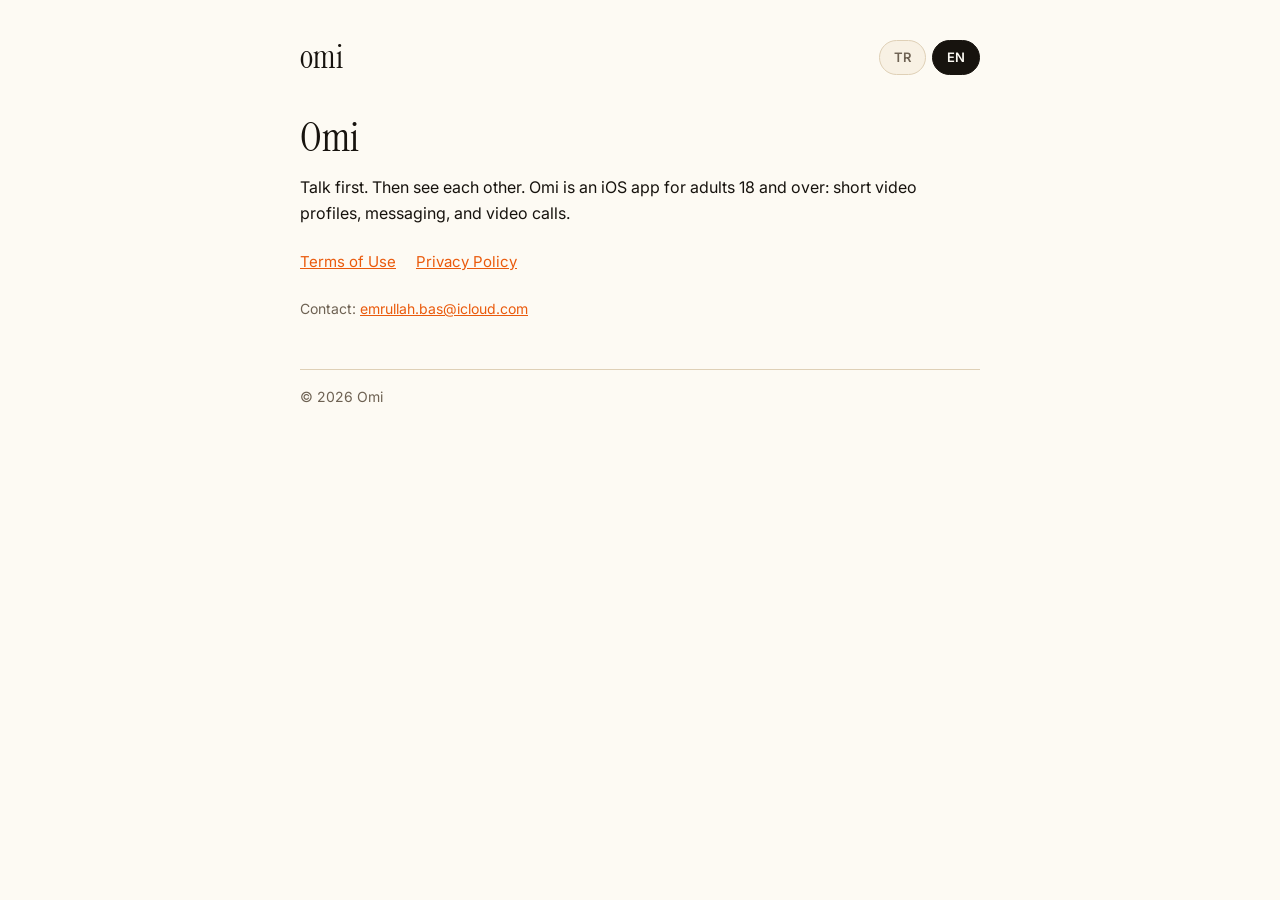
<file: index.html>
<!doctype html><html lang="en"><head><meta charset="utf-8"><meta name="viewport" content="width=device-width, initial-scale=1"><link rel="preconnect" href="https://fonts.googleapis.com"><link href="https://fonts.googleapis.com/css2?family=Instrument+Serif&family=Inter:wght@400;600&display=swap" rel="stylesheet"><link rel="stylesheet" href="style.css"><script src="lang.js"></script><title>Omi</title></head><body><main><header><a class="wordmark" href="index.html">omi</a><div class="lang"><button data-set="tr">TR</button><button data-set="en">EN</button></div></header>
<section data-lang="tr"><h1>Omi</h1><p>Önce konuş. Sonra görüş. Omi, 18 yaş ve üzeri yetişkinler için kısa video profilleriyle tanışıp mesajlaşabileceğiniz ve görüntülü görüşebileceğiniz bir iOS uygulamasıdır.</p>
<nav class="links"><a href="terms.html">Kullanım Şartları</a><a href="privacy.html">Gizlilik Politikası</a></nav>
<p class="muted">İletişim: <a href="mailto:emrullah.bas@icloud.com">emrullah.bas@icloud.com</a></p></section>
<section data-lang="en"><h1>Omi</h1><p>Talk first. Then see each other. Omi is an iOS app for adults 18 and over: short video profiles, messaging, and video calls.</p>
<nav class="links"><a href="terms.html">Terms of Use</a><a href="privacy.html">Privacy Policy</a></nav>
<p class="muted">Contact: <a href="mailto:emrullah.bas@icloud.com">emrullah.bas@icloud.com</a></p></section>
<footer>© 2026 Omi</footer></main></body></html>
</file>
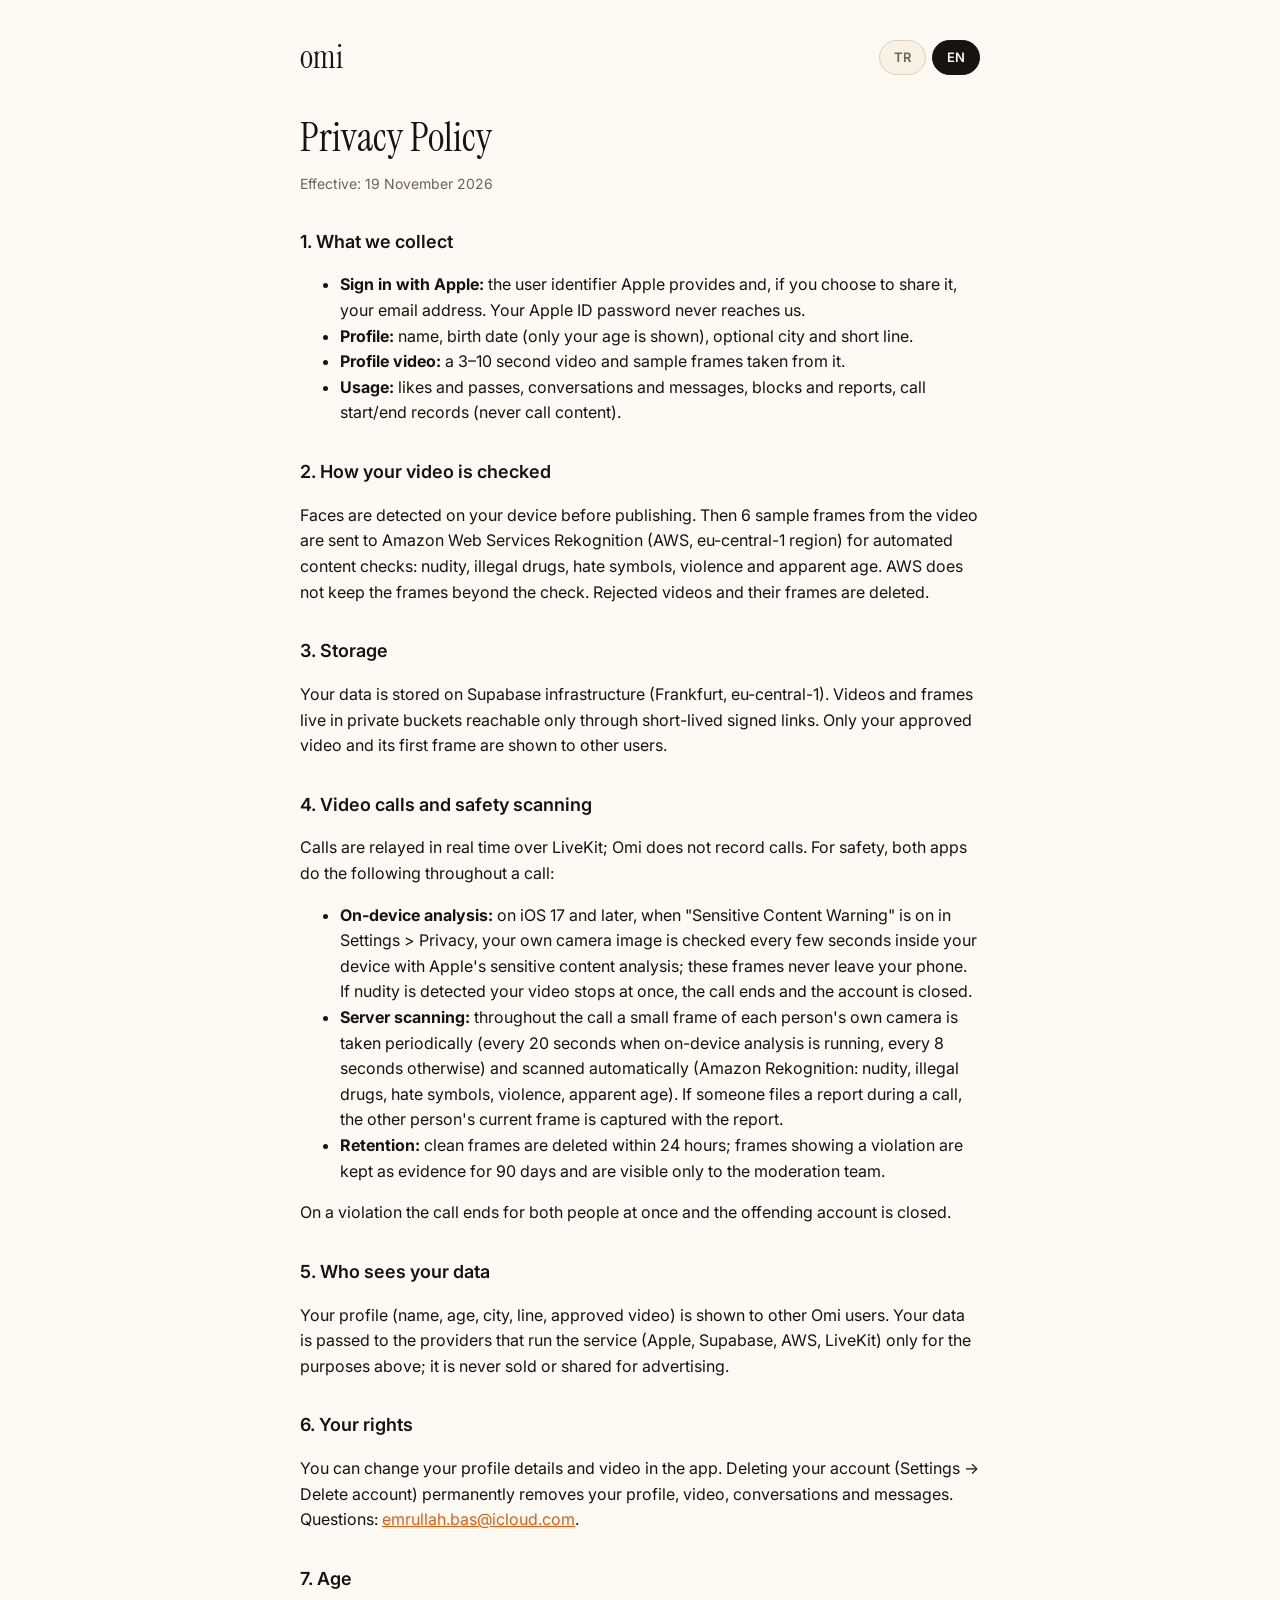
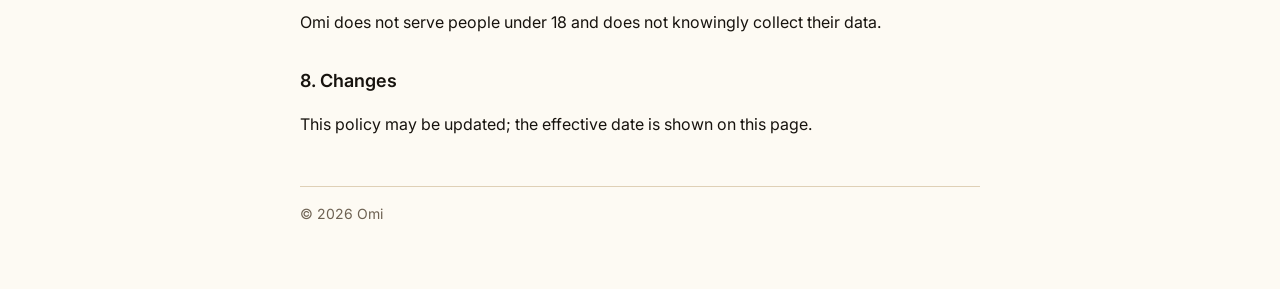
<file: privacy.html>
<!doctype html><html lang="en"><head><meta charset="utf-8"><meta name="viewport" content="width=device-width, initial-scale=1"><link rel="preconnect" href="https://fonts.googleapis.com"><link href="https://fonts.googleapis.com/css2?family=Instrument+Serif&family=Inter:wght@400;600&display=swap" rel="stylesheet"><link rel="stylesheet" href="style.css"><script src="lang.js"></script><title>Omi — Privacy Policy</title></head><body><main><header><a class="wordmark" href="index.html">omi</a><div class="lang"><button data-set="tr">TR</button><button data-set="en">EN</button></div></header>
<section data-lang="tr"><h1>Gizlilik Politikası</h1><p class="muted">Yürürlük tarihi: 19 Kasım 2026</p>
<h2>1. Topladığımız veriler</h2><ul><li><strong>Apple ile Giriş:</strong> Apple'ın ilettiği kullanıcı kimliği ve (paylaşmayı seçerseniz) e-posta adresi. Apple Kimliğinizin parolası bize ulaşmaz.</li><li><strong>Profil:</strong> ad, doğum tarihi (yalnızca yaşınız gösterilir), isteğe bağlı şehir ve tanıtım satırı.</li><li><strong>Profil videosu:</strong> 3–10 saniyelik video ve ondan alınan örnek kareler.</li><li><strong>Kullanım:</strong> beğeniler, geçişler, konuşmalar ve mesajlar, engelleme ve bildirimler, görüşme başlangıç/bitiş kayıtları (görüşme içeriği değil).</li></ul>
<h2>2. Videonuzun kontrolü</h2><p>Videonuz yayınlanmadan önce cihazınızda yüz tespiti yapılır. Ardından videodan alınan 6 örnek kare, otomatik içerik kontrolü için Amazon Web Services Rekognition'a (AWS, eu-central-1 bölgesi) gönderilir; çıplaklık, yasaklı madde, nefret sembolü, şiddet ve görünür yaş değerlendirilir. AWS bu kareleri kontrol dışında saklamaz. Reddedilen videolar ve kareleri silinir.</p>
<h2>3. Saklama</h2><p>Verileriniz Supabase altyapısında (Frankfurt, eu-central-1) saklanır. Videolar ve kareler erişimi süreli imzalı bağlantılarla sınırlı özel depolama alanlarında tutulur. Yalnızca onaylanmış videonuz ve ilk karesi diğer kullanıcılara gösterilir.</p>
<h2>4. Görüntülü görüşme ve güvenlik taraması</h2><p>Görüntülü görüşmeler LiveKit üzerinden gerçek zamanlı iletilir; Omi görüşmeleri kaydetmez. Güvenlik için görüşme boyunca iki uygulama da şunları yapar:</p><ul><li><strong>Cihaz içi analiz:</strong> iOS 17 ve üzeri cihazlarda, Ayarlar &gt; Gizlilik'teki "Hassas İçerik Uyarısı" açıksa, kendi kamera görüntün birkaç saniyede bir cihazının içinde Apple'ın hassas içerik analiziyle kontrol edilir; bu kareler cihazından çıkmaz. Çıplaklık tespit edilirse yayın anında durur, görüşme biter ve hesap kapatılır.</li><li><strong>Sunucu taraması:</strong> görüşme boyunca her iki taraftan periyodik olarak (cihaz içi analiz çalışıyorsa 20 saniyede bir, çalışmıyorsa 8 saniyede bir) kendi kamerasının küçük bir karesi alınır ve otomatik olarak taranır (Amazon Rekognition: çıplaklık, yasaklı madde, nefret sembolü, şiddet, görünür yaş). Bir kullanıcı görüşme sırasında bildirimde bulunursa karşı tarafın o anki karesi de bildirimle birlikte alınır.</li><li><strong>Saklama:</strong> temiz kareler 24 saat içinde silinir; bir ihlal tespit edilen kareler kanıt olarak 90 gün saklanır ve yalnızca moderasyon ekibi görebilir.</li></ul><p>İhlalde görüşme her iki taraf için anında sonlandırılır ve ihlal eden hesap kapatılır.</p>
<h2>5. Kimlerle paylaşılır</h2><p>Profiliniz (ad, yaş, şehir, tanıtım, onaylı video) diğer Omi kullanıcılarına gösterilir. Verileriniz hizmeti işleten altyapı sağlayıcılarına (Apple, Supabase, AWS, LiveKit) yalnızca yukarıdaki amaçlarla aktarılır; reklam amacıyla satılmaz veya paylaşılmaz.</p>
<h2>6. Haklarınız</h2><p>Profil bilgilerinizi ve videonuzu uygulama içinden değiştirebilirsiniz. Hesabınızı Ayarlar → Hesabı sil ile sildiğinizde profiliniz, videonuz, konuşmalarınız ve mesajlarınız kalıcı olarak silinir. Sorularınız için <a href="mailto:emrullah.bas@icloud.com">emrullah.bas@icloud.com</a>.</p>
<h2>7. Yaş</h2><p>Omi 18 yaş altı kişilere hizmet vermez ve bilerek onlardan veri toplamaz.</p>
<h2>8. Değişiklikler</h2><p>Bu politika güncellenebilir; yürürlük tarihi bu sayfada belirtilir.</p></section>
<section data-lang="en"><h1>Privacy Policy</h1><p class="muted">Effective: 19 November 2026</p>
<h2>1. What we collect</h2><ul><li><strong>Sign in with Apple:</strong> the user identifier Apple provides and, if you choose to share it, your email address. Your Apple ID password never reaches us.</li><li><strong>Profile:</strong> name, birth date (only your age is shown), optional city and short line.</li><li><strong>Profile video:</strong> a 3–10 second video and sample frames taken from it.</li><li><strong>Usage:</strong> likes and passes, conversations and messages, blocks and reports, call start/end records (never call content).</li></ul>
<h2>2. How your video is checked</h2><p>Faces are detected on your device before publishing. Then 6 sample frames from the video are sent to Amazon Web Services Rekognition (AWS, eu-central-1 region) for automated content checks: nudity, illegal drugs, hate symbols, violence and apparent age. AWS does not keep the frames beyond the check. Rejected videos and their frames are deleted.</p>
<h2>3. Storage</h2><p>Your data is stored on Supabase infrastructure (Frankfurt, eu-central-1). Videos and frames live in private buckets reachable only through short-lived signed links. Only your approved video and its first frame are shown to other users.</p>
<h2>4. Video calls and safety scanning</h2><p>Calls are relayed in real time over LiveKit; Omi does not record calls. For safety, both apps do the following throughout a call:</p><ul><li><strong>On-device analysis:</strong> on iOS 17 and later, when "Sensitive Content Warning" is on in Settings &gt; Privacy, your own camera image is checked every few seconds inside your device with Apple's sensitive content analysis; these frames never leave your phone. If nudity is detected your video stops at once, the call ends and the account is closed.</li><li><strong>Server scanning:</strong> throughout the call a small frame of each person's own camera is taken periodically (every 20 seconds when on-device analysis is running, every 8 seconds otherwise) and scanned automatically (Amazon Rekognition: nudity, illegal drugs, hate symbols, violence, apparent age). If someone files a report during a call, the other person's current frame is captured with the report.</li><li><strong>Retention:</strong> clean frames are deleted within 24 hours; frames showing a violation are kept as evidence for 90 days and are visible only to the moderation team.</li></ul><p>On a violation the call ends for both people at once and the offending account is closed.</p>
<h2>5. Who sees your data</h2><p>Your profile (name, age, city, line, approved video) is shown to other Omi users. Your data is passed to the providers that run the service (Apple, Supabase, AWS, LiveKit) only for the purposes above; it is never sold or shared for advertising.</p>
<h2>6. Your rights</h2><p>You can change your profile details and video in the app. Deleting your account (Settings → Delete account) permanently removes your profile, video, conversations and messages. Questions: <a href="mailto:emrullah.bas@icloud.com">emrullah.bas@icloud.com</a>.</p>
<h2>7. Age</h2><p>Omi does not serve people under 18 and does not knowingly collect their data.</p>
<h2>8. Changes</h2><p>This policy may be updated; the effective date is shown on this page.</p></section>
<footer>© 2026 Omi</footer></main></body></html>
</file>
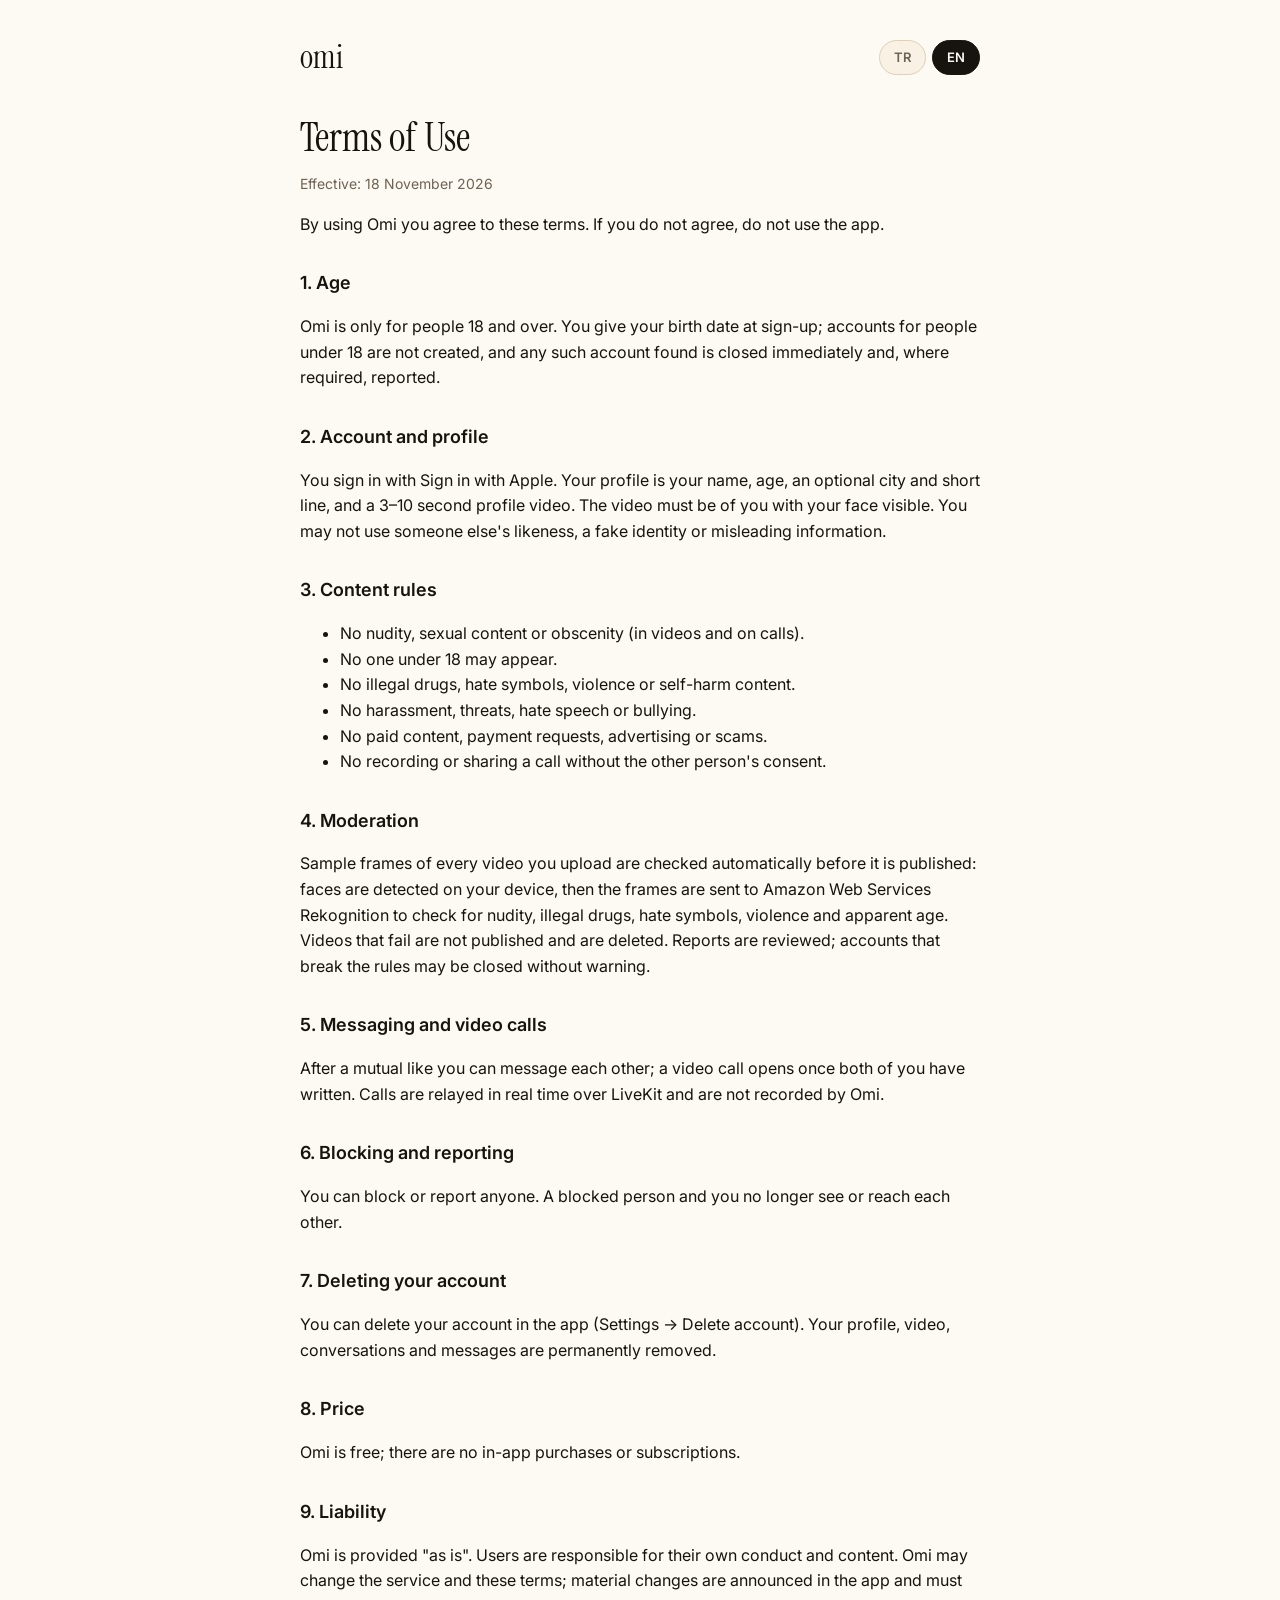
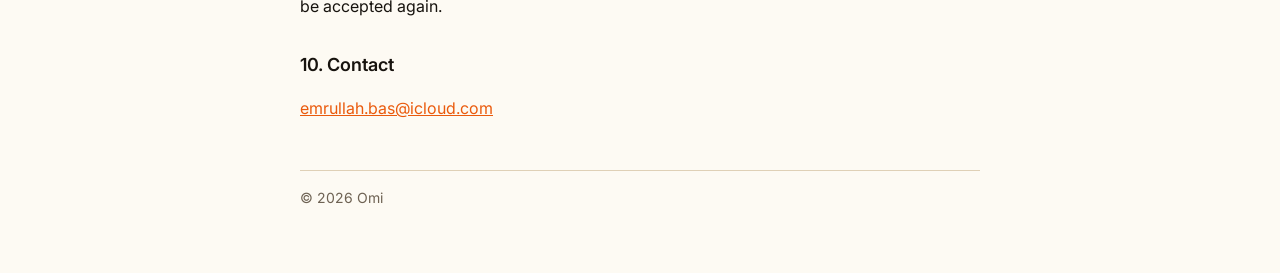
<file: terms.html>
<!doctype html><html lang="en"><head><meta charset="utf-8"><meta name="viewport" content="width=device-width, initial-scale=1"><link rel="preconnect" href="https://fonts.googleapis.com"><link href="https://fonts.googleapis.com/css2?family=Instrument+Serif&family=Inter:wght@400;600&display=swap" rel="stylesheet"><link rel="stylesheet" href="style.css"><script src="lang.js"></script><title>Omi — Terms of Use</title></head><body><main><header><a class="wordmark" href="index.html">omi</a><div class="lang"><button data-set="tr">TR</button><button data-set="en">EN</button></div></header>
<section data-lang="tr"><h1>Kullanım Şartları</h1><p class="muted">Yürürlük tarihi: 18 Kasım 2026</p>
<p>Omi'yi kullanarak bu şartları kabul etmiş olursunuz. Kabul etmiyorsanız uygulamayı kullanmayın.</p>
<h2>1. Yaş sınırı</h2><p>Omi yalnızca 18 yaş ve üzeri kişiler içindir. Kayıt sırasında doğum tarihinizi verirsiniz; 18 yaş altı kişilerin hesabı açılmaz, tespit edilen hesaplar derhal kapatılır ve gerekirse ilgili kurumlara bildirilir.</p>
<h2>2. Hesap ve profil</h2><p>Omi'ye Apple ile Giriş ile girersiniz. Profiliniz adınızdan, yaşınızdan, isteğe bağlı şehir ve kısa bir tanıtım satırından ve 3–10 saniyelik bir profil videosundan oluşur. Video sizin olmalı ve yüzünüz görünmelidir. Başkasının görüntüsünü, sahte kimliği veya yanıltıcı bilgiyi kullanamazsınız.</p>
<h2>3. İçerik kuralları</h2><ul><li>Çıplaklık, cinsel içerik veya müstehcenlik yasaktır (videoda ve görüntülü görüşmede).</li><li>18 yaş altı bir kişinin görüntüsü yasaktır.</li><li>Yasa dışı madde, nefret sembolü, şiddet veya kendine zarar içeriği yasaktır.</li><li>Taciz, tehdit, nefret söylemi, zorbalık yasaktır.</li><li>Ücretli içerik, ödeme talebi, reklam ve dolandırıcılık yasaktır.</li><li>Görüşmeyi karşı tarafın izni olmadan kaydetmek veya paylaşmak yasaktır.</li></ul>
<h2>4. Moderasyon</h2><p>Yüklediğiniz her videonun örnek kareleri, yayınlanmadan önce otomatik olarak kontrol edilir: cihazınızda yüz tespiti yapılır; ardından kareler Amazon Web Services Rekognition hizmetine gönderilerek çıplaklık, yasaklı madde, nefret sembolü, şiddet ve görünür yaş açısından değerlendirilir. Kontrolü geçmeyen videolar yayınlanmaz ve silinir. Bildirimler incelenir; kuralları ihlal eden hesaplar uyarı olmadan kapatılabilir.</p>
<h2>5. Mesajlaşma ve görüntülü görüşme</h2><p>Karşılıklı beğeni sonrasında mesajlaşabilirsiniz; iki taraf da yazdıktan sonra görüntülü görüşme açılır. Görüntülü görüşmeler LiveKit altyapısı üzerinden gerçek zamanlı iletilir ve Omi tarafından kaydedilmez.</p>
<h2>6. Engelleme ve bildirme</h2><p>Herhangi bir kişiyi engelleyebilir veya bildirebilirsiniz. Engellenen kişiyle aramızdaki görünürlük ve iletişim kesilir.</p>
<h2>7. Hesap silme</h2><p>Hesabınızı uygulama içinden (Ayarlar → Hesabı sil) silebilirsiniz. Profiliniz, videonuz, konuşmalarınız ve mesajlarınız kalıcı olarak silinir.</p>
<h2>8. Ücret</h2><p>Omi ücretsizdir; uygulama içinde satın alma veya abonelik yoktur.</p>
<h2>9. Sorumluluk</h2><p>Omi "olduğu gibi" sunulur. Diğer kullanıcıların davranışlarından ve paylaştıkları içerikten kullanıcılar sorumludur. Omi, hizmeti ve bu şartları değiştirebilir; önemli değişiklikler uygulama içinde bildirilir ve yeniden kabul istenir.</p>
<h2>10. İletişim</h2><p><a href="mailto:emrullah.bas@icloud.com">emrullah.bas@icloud.com</a></p></section>
<section data-lang="en"><h1>Terms of Use</h1><p class="muted">Effective: 18 November 2026</p>
<p>By using Omi you agree to these terms. If you do not agree, do not use the app.</p>
<h2>1. Age</h2><p>Omi is only for people 18 and over. You give your birth date at sign-up; accounts for people under 18 are not created, and any such account found is closed immediately and, where required, reported.</p>
<h2>2. Account and profile</h2><p>You sign in with Sign in with Apple. Your profile is your name, age, an optional city and short line, and a 3–10 second profile video. The video must be of you with your face visible. You may not use someone else's likeness, a fake identity or misleading information.</p>
<h2>3. Content rules</h2><ul><li>No nudity, sexual content or obscenity (in videos and on calls).</li><li>No one under 18 may appear.</li><li>No illegal drugs, hate symbols, violence or self-harm content.</li><li>No harassment, threats, hate speech or bullying.</li><li>No paid content, payment requests, advertising or scams.</li><li>No recording or sharing a call without the other person's consent.</li></ul>
<h2>4. Moderation</h2><p>Sample frames of every video you upload are checked automatically before it is published: faces are detected on your device, then the frames are sent to Amazon Web Services Rekognition to check for nudity, illegal drugs, hate symbols, violence and apparent age. Videos that fail are not published and are deleted. Reports are reviewed; accounts that break the rules may be closed without warning.</p>
<h2>5. Messaging and video calls</h2><p>After a mutual like you can message each other; a video call opens once both of you have written. Calls are relayed in real time over LiveKit and are not recorded by Omi.</p>
<h2>6. Blocking and reporting</h2><p>You can block or report anyone. A blocked person and you no longer see or reach each other.</p>
<h2>7. Deleting your account</h2><p>You can delete your account in the app (Settings → Delete account). Your profile, video, conversations and messages are permanently removed.</p>
<h2>8. Price</h2><p>Omi is free; there are no in-app purchases or subscriptions.</p>
<h2>9. Liability</h2><p>Omi is provided "as is". Users are responsible for their own conduct and content. Omi may change the service and these terms; material changes are announced in the app and must be accepted again.</p>
<h2>10. Contact</h2><p><a href="mailto:emrullah.bas@icloud.com">emrullah.bas@icloud.com</a></p></section>
<footer>© 2026 Omi</footer></main></body></html>
</file>
<file: style.css>
:root { --cream: #FDFAF3; --cream2: #F8F1E4; --line: #DFD0B6; --ink: #17130E; --ink2: #6E6253; --orange: #EA5A0C; }
* { box-sizing: border-box; }
body { margin: 0; background: var(--cream); color: var(--ink); font-family: Inter, -apple-system, system-ui, sans-serif; line-height: 1.6; }
main { max-width: 720px; margin: 0 auto; padding: 32px 20px 64px; }
header { display: flex; align-items: center; justify-content: space-between; gap: 16px; margin-bottom: 32px; }
.wordmark { font-family: 'Instrument Serif', Georgia, serif; font-size: 32px; text-decoration: none; color: var(--ink); }
.lang { display: flex; gap: 6px; }
.lang button { border: 1px solid var(--line); background: var(--cream2); color: var(--ink2); border-radius: 999px; padding: 6px 14px; font: inherit; font-size: 13px; font-weight: 600; cursor: pointer; }
.lang button[aria-pressed="true"] { background: var(--ink); color: var(--cream); border-color: var(--ink); }
h1 { font-family: 'Instrument Serif', Georgia, serif; font-weight: 400; font-size: 40px; line-height: 1.1; margin: 0 0 8px; }
h2 { font-size: 18px; font-weight: 600; margin: 32px 0 8px; }
p, li { font-size: 16px; color: var(--ink); }
.muted { color: var(--ink2); font-size: 14px; }
nav.links { display: flex; gap: 20px; margin: 24px 0; font-size: 15px; }
a { color: var(--orange); }
[hidden] { display: none !important; }
footer { margin-top: 48px; padding-top: 16px; border-top: 1px solid var(--line); font-size: 14px; color: var(--ink2); }
</file>
